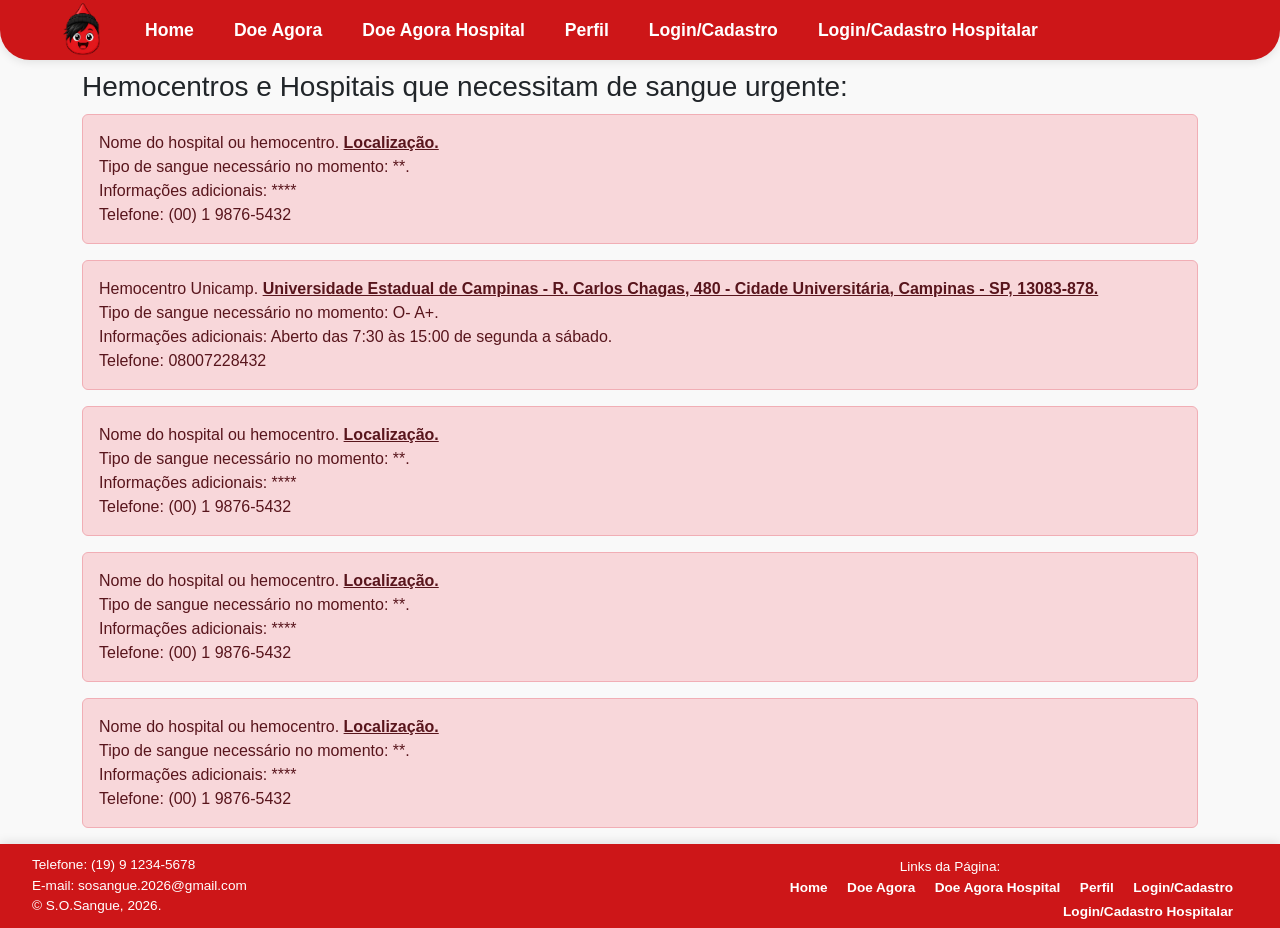
<file: doe_agora_doador.html>
<!DOCTYPE html>
<html lang="pt-br">
<head>
    <link href="https://cdn.jsdelivr.net/npm/bootstrap@5.3.8/dist/css/bootstrap.min.css" rel="stylesheet" integrity="sha384-sRIl4kxILFvY47J16cr9ZwB07vP4J8+LH7qKQnuqkuIAvNWLzeN8tE5YBujZqJLB" crossorigin="anonymous">
    <meta charset="UTF-8">
    <link rel="stylesheet" href="css/style.css">
    <meta name="viewport" content="width=device-width, initial-scale=1.0">
    <title>SOSangue</title>
      <link rel="shortcut icon" href="img/icon2.png" type="image/x-icon">
    

    
</head>
<body>

  <nav>
      <img src="img/icon2.png" alt="Logo do S.O.Sangue" style="height: 60px; margin-left: 20px;">
      <a class="nav-link" href="index.html">Home</a>
      <a class="nav-link" href="doe_agora_doador.html">Doe Agora</a>
      <a class="nav-link" href="doe_agora_receptor.html">Doe Agora Hospital</a>
      <a class="nav-link" href="profile.html">Perfil</a>
      <a class="nav-link" href="login.html">Login/Cadastro</a>
      <a class="nav-link" href="loginHospital.html">Login/Cadastro Hospitalar</a>
  </nav>

  <div class="col-12">
    <div class="container">
      <h3 style=" margin-top: 10px; margin-bottom: 10px;">Hemocentros e Hospitais que necessitam de sangue urgente:</h3>
      <div class="alert alert-danger" role="alert">
        Nome do hospital ou hemocentro. <a href="#" class="alert-link">Localização.</a><br>Tipo de sangue necessário no momento: **.<br>Informações adicionais: ****<br>Telefone: (00) 1 9876-5432
      </div>

        <div class="alert alert-danger" role="alert">
        Hemocentro Unicamp. <a href="https://maps.app.goo.gl/GrVfQFsus9zcfKPs9" class="alert-link">Universidade Estadual de Campinas - R. Carlos Chagas, 480 - Cidade Universitária, Campinas - SP, 13083-878.</a><br>Tipo de sangue necessário no momento: O- A+.<br>Informações adicionais: Aberto das 7:30 às 15:00 de segunda a sábado.<br>Telefone: 08007228432
      </div>

      <div class="alert alert-danger" role="alert">
        Nome do hospital ou hemocentro. <a href="#" class="alert-link">Localização.</a><br>Tipo de sangue necessário no momento: **.<br>Informações adicionais: ****<br>Telefone: (00) 1 9876-5432
      </div>

      <div class="alert alert-danger" role="alert">
        Nome do hospital ou hemocentro. <a href="#" class="alert-link">Localização.</a><br>Tipo de sangue necessário no momento: **.<br>Informações adicionais: ****<br>Telefone: (00) 1 9876-5432
      </div>

      <div class="alert alert-danger" role="alert">
        Nome do hospital ou hemocentro. <a href="#" class="alert-link">Localização.</a><br>Tipo de sangue necessário no momento: **.<br>Informações adicionais: ****<br>Telefone: (00) 1 9876-5432
      </div>
    </div>
  </div>

  <footer>
    <div class="row m-0 align-items-center">
            <div class="col-12 col-md-6 text-center text-md-start mb-1 mb-md-0">
                <p>Telefone: (19) 9 1234-5678</p>
                <p>E-mail: sosangue.2026@gmail.com</p>
                <p>&copy; S.O.Sangue, 2026.</p>
            </div>

            <div class="col-12 col-md-6 text-center text-md-end" style="margin-top: 10px;">
                <h6 style="text-align: center;">Links da Página:</h6>
                <a class="nav-link" href="index.html">Home</a>
                <a class="nav-link" href="doe_agora_doador.html">Doe Agora</a>
                <a class="nav-link" href="doe_agora_receptor.html">Doe Agora Hospital</a>
                <a class="nav-link" href="profile.html">Perfil</a>
                <a class="nav-link" href="login.html">Login/Cadastro</a>
                <a class="nav-link" href="loginHospital.html">Login/Cadastro Hospitalar</a>
            </div>
        </div>
  </footer>


<script src="https://cdn.jsdelivr.net/npm/bootstrap@5.3.8/dist/js/bootstrap.bundle.min.js" integrity="sha384-FKyoEForCGlyvwx9Hj09JcYn3nv7wiPVlz7YYwJrWVcXK/BmnVDxM+D2scQbITxI" crossorigin="anonymous"></script>
</body>
</html>
</file>
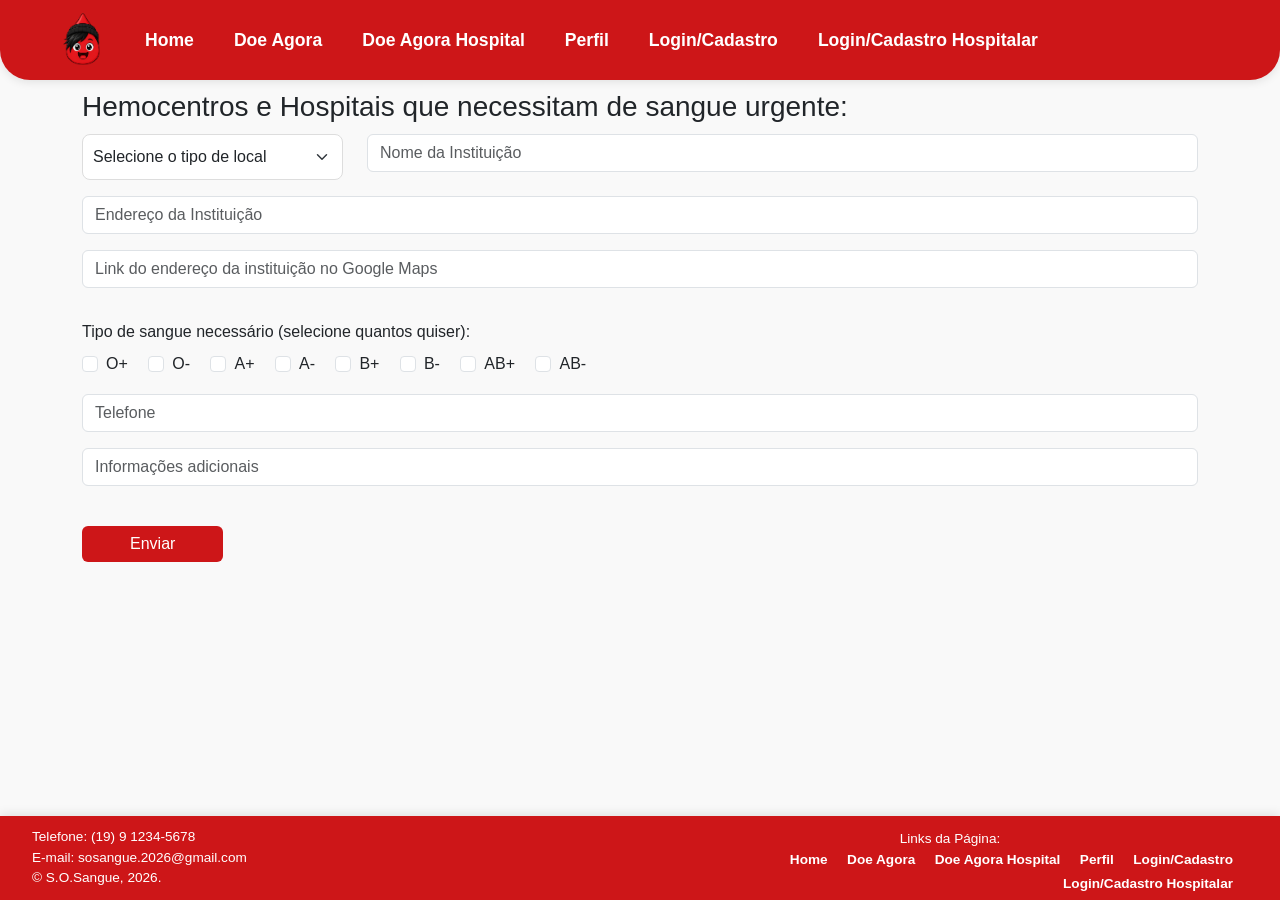
<file: doe_agora_receptor.html>
<!DOCTYPE html>
<html lang="pt-br">
<head>
    <link href="https://cdn.jsdelivr.net/npm/bootstrap@5.3.8/dist/css/bootstrap.min.css" rel="stylesheet" integrity="sha384-sRIl4kxILFvY47J16cr9ZwB07vP4J8+LH7qKQnuqkuIAvNWLzeN8tE5YBujZqJLB" crossorigin="anonymous">
    <meta charset="UTF-8">
    <link rel="stylesheet" href="css/style.css">
    <meta name="viewport" content="width=device-width, initial-scale=1.0">
    <title>SOSangue</title>
    <link rel="shortcut icon" href="img/icon2.png" type="image/x-icon">
   

    
</head>
<body>

  <nav>
      <img src="img/icon2.png" alt="Logo do S.O.Sangue" style="height: 60px; margin-left: 20px;">
      <a class="nav-link" href="index.html">Home</a>
      <a class="nav-link" href="doe_agora_doador.html">Doe Agora</a>
      <a class="nav-link" href="doe_agora_receptor.html">Doe Agora Hospital</a>
      <a class="nav-link" href="profile.html">Perfil</a>
      <a class="nav-link" href="login.html">Login/Cadastro</a>
      <a class="nav-link" href="loginHospital.html">Login/Cadastro Hospitalar</a>
  </nav>

  <div class="container">
    <h3 style=" margin-top: 10px; margin-bottom: 10px;">Hemocentros e Hospitais que necessitam de sangue urgente:</h3>
      
    <div class="row">
      <div class="col-md-3 col-sm-12">
        <div class="input-group mb-3">
          <select class="form-select" id="inputGroupSelect01">
            <option selected>Selecione o tipo de local</option>
            <option value="hospital">Hospital</option>
            <option value="hemocentro">Hemocentro</option>
          </select>
        </div>
      </div>

      <div class="col-md-9 col-ms-12">
        <div class="input-group mb-3">
          <input type="text" class="form-control" placeholder="Nome da Instituição" aria-label="Username" aria-describedby="basic-addon1">
        </div>
      </div>

      <div class="col-md-12 col-ms-12">
        <div class="input-group mb-3">
          <input type="text" class="form-control" placeholder="Endereço da Instituição" aria-label="Username" aria-describedby="basic-addon1">
        </div>
      </div>

      <div class="col-md-12 col-ms-12">
        <div class="input-group mb-3">
          <input type="text" class="form-control" placeholder="Link do endereço da instituição no Google Maps" aria-label="Username" aria-describedby="basic-addon1">
        </div>
      </div>

      <!--Tipo de Sangue-->
      <div class="col-12 mt-3" style="border: 10px;">
        <lable class="form-label d-block">Tipo de sangue necessário (selecione quantos quiser):</lable>
        <!--form-check-inline : aparece um do lado do outro-->
        <div class="form-check form-check-inline">
          <input type="checkbox" name="tipo_sanguineo" id="O+" class="form-check-input">
          <label for="aluno" class="form-check-label">O+</label>
        </div>

        <div class="form-check form-check-inline">
          <input type="checkbox" name="tipo_sanguineo" id="O-" class="form-check-input">
          <label for="professor" class="form-check-label">O-</label>
        </div>

        <div class="form-check form-check-inline">
          <input type="checkbox" name="tipo_sanguineo" id="A+" class="form-check-input">
          <label for="professor" class="form-check-label">A+</label>
        </div>

        <div class="form-check form-check-inline">
          <input type="checkbox" name="tipo_sanguineo" id="A-" class="form-check-input">
          <label for="professor" class="form-check-label">A-</label>
        </div>

        <div class="form-check form-check-inline">
          <input type="checkbox" name="tipo_sanguineo" id="B+" class="form-check-input">
          <label for="professor" class="form-check-label">B+</label>
        </div>

        <div class="form-check form-check-inline">
          <input type="checkbox" name="tipo_sanguineo" id="B-" class="form-check-input">
          <label for="B-" class="form-check-label">B-</label>
        </div>

        <div class="form-check form-check-inline">
          <input type="checkbox" name="tipo_sanguineo" id="AB+" class="form-check-input">
          <label for="AB+" class="form-check-label">AB+</label>
        </div>

        <div class="form-check form-check-inline">
          <input type="checkbox" name="tipo_sanguineo" id="AB-" class="form-check-input">
          <label for="AB-" class="form-check-label">AB-</label>
        </div>



      </div>
      <!---->

      <div class="col-md-12 col-ms-12">
        <div class="input-group mt-3 mb-3">
          <input type="text" class="form-control" placeholder="Telefone" aria-label="Telefone" aria-describedby="basic-addon1">
        </div>
      </div>

      <div class="col-md-12 col-ms-12">
        <div class="input-group mb-3">
          <input type="text" class="form-control" placeholder="Informações adicionais" aria-label="Informações adicionais" aria-describedby="basic-addon1">
        </div>
      </div>

      <div class="col-12 mt-4 d-flex d-md-block">
                        <button class="btn btn-primary px-5" type="submit"
                            style="background-color: #CD1618; border: none; margin-bottom: 15px;">
                            Enviar
                        </button>
                    </div>

    </div>
  </div>

  <footer>
    <div class="row m-0 align-items-center">
      <div class="col-12 col-md-6 text-center text-md-start mb-1 mb-md-0">
        <p>Telefone: (19) 9 1234-5678</p>
        <p>E-mail: sosangue.2026@gmail.com</p>
        <p>&copy; S.O.Sangue, 2026.</p>
      </div>

      <div class="col-12 col-md-6 text-center text-md-end" style="margin-top: 10px;">
        <h6 style="text-align: center;">Links da Página:</h6>
        <a class="nav-link" href="index.html">Home</a>
        <a class="nav-link" href="doe_agora_doador.html">Doe Agora</a>
        <a class="nav-link" href="doe_agora_receptor.html">Doe Agora Hospital</a>
        <a class="nav-link" href="profile.html">Perfil</a>
        <a class="nav-link" href="login.html">Login/Cadastro</a>
        <a class="nav-link" href="loginHospital.html">Login/Cadastro Hospitalar</a>
      </div>
    </div>
  </footer>


<script src="https://cdn.jsdelivr.net/npm/bootstrap@5.3.8/dist/js/bootstrap.bundle.min.js" integrity="sha384-FKyoEForCGlyvwx9Hj09JcYn3nv7wiPVlz7YYwJrWVcXK/BmnVDxM+D2scQbITxI" crossorigin="anonymous"></script>
</body>
</html>
</file>
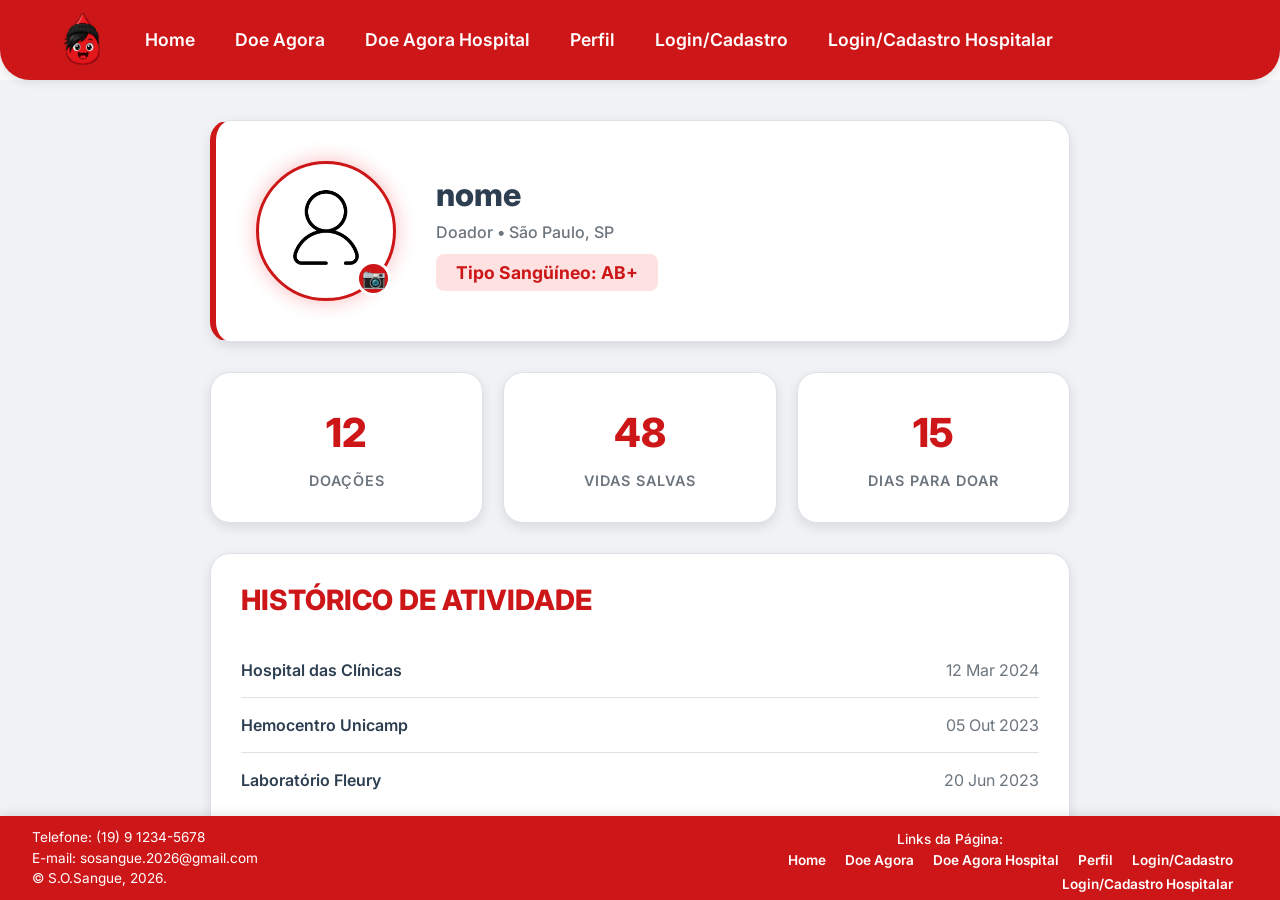
<file: profile.html>
<!DOCTYPE html>
<html lang="pt-br">

<head>
    <meta charset="UTF-8">
    <meta name="viewport" content="width=device-width, initial-scale=1.0">
    <title>S.O.Sangue | Meu Perfil</title>
    <link rel="shortcut icon" href="img/icon2.png" type="image/x-icon">
    <link href="https://fonts.googleapis.com/css2?family=Inter:wght@400;600;700;800&display=swap" rel="stylesheet">
    <link href="https://cdn.jsdelivr.net/npm/bootstrap@5.3.3/dist/css/bootstrap.min.css" rel="stylesheet">
    <link rel="stylesheet" href="css/style.css">
    <style>
        :root {
            --bg-dark: #f0f2f5;
            --bg-card: #ffffff;
            --bg-input: #ffffff;
            --text-muted: #6c757d;
            --border: #dee2e6;
        }

        .profile-container {
            max-width: 900px;
            margin: 40px auto;
            padding: 0 20px;
        }

        .profile-header {
            background: var(--bg-card);
            padding: 40px;
            border-radius: 20px;
            box-shadow: var(--shadow);
            display: flex;
            align-items: center;
            gap: 40px;
            margin-bottom: 30px;
            border: 1px solid var(--border);
            border-left: 6px solid var(--primary);
        }

        .avatar-wrapper {
            position: relative;
            width: 140px;
            height: 140px;
        }

        .avatar {
            width: 100%;
            height: 100%;
            background: var(--bg-input);
            border-radius: 50%;
            object-fit: cover;
            border: 3px solid var(--primary);
            box-shadow: 0 0 20px rgba(237, 28, 36, 0.3);
        }

        .upload-btn {
            position: absolute;
            bottom: 5px;
            right: 5px;
            background: var(--primary);
            color: white;
            width: 35px;
            height: 35px;
            border-radius: 50%;
            display: flex;
            align-items: center;
            justify-content: center;
            cursor: pointer;
            border: 3px solid var(--bg-card);
            transition: transform 0.2s;
        }

        .upload-btn:hover {
            transform: scale(1.1);
        }

        .profile-info h2 {
            font-size: 2rem;
            font-weight: 800;
            margin-bottom: 5px;
            color: var(--secondary);
        }

        .profile-info p {
            color: var(--text-muted);
            font-weight: 500;
        }

        .stat-card {
            background: var(--bg-card);
            padding: 30px 20px;
            border-radius: 20px;
            text-align: center;
            box-shadow: var(--shadow);
            border: 1px solid var(--border);
            transition: transform 0.3s;
        }

        .stat-card:hover {
            transform: translateY(-5px);
            border-color: var(--primary);
        }

        .stat-card .value {
            font-size: 2.5rem;
            font-weight: 800;
            color: var(--primary);
            display: block;
            margin-bottom: 5px;
        }

        .stat-card .label {
            font-size: 0.9rem;
            font-weight: 600;
            color: var(--text-muted);
            text-transform: uppercase;
            letter-spacing: 1px;
        }

        .history-card {
            background: var(--bg-card);
            padding: 30px;
            border-radius: 20px;
            box-shadow: var(--shadow);
            border: 1px solid var(--border);
        }

        .history-card h3 {
            font-weight: 800;
            margin-bottom: 25px;
            color: var(--primary);
            text-transform: uppercase;
        }

        .history-item {
            display: flex;
            justify-content: space-between;
            padding: 15px 0;
            border-bottom: 1px solid var(--border);
        }

        .history-item:last-child {
            border-bottom: none;
        }

        .history-item span:first-child {
            font-weight: 600;
            color: var(--secondary);
        }

        .history-item span:last-child {
            color: var(--text-muted);
        }

        #file-input {
            display: none;
        }
    </style>
</head>

<body>

    <nav>
        <img src="img/icon2.png" alt="Logo do S.O.Sangue" style="height: 60px; margin-left: 20px;">
        <a class="nav-link" href="index.html">Home</a>
        <a class="nav-link" href="doe_agora_doador.html">Doe Agora</a>
        <a class="nav-link" href="doe_agora_receptor.html">Doe Agora Hospital</a>
        <a class="nav-link" href="profile.html">Perfil</a>
        <a class="nav-link" href="login.html">Login/Cadastro</a>
        <a class="nav-link" href="loginHospital.html">Login/Cadastro Hospitalar</a>
    </nav>

    <main class="content" style="overflow-y: auto; flex: 1; background: var(--bg-dark); width: 100%;">
        <div class="profile-container">
            <div class="profile-header">
                <div class="avatar-wrapper">
                    <img src="img/perfil.png" alt="Avatar" class="avatar" id="profile-img">
                    <label for="file-input" class="upload-btn">
                        <span style="font-size: 1.2rem;">📷</span>
                    </label>
                    <input type="file" id="file-input" accept="image/*">
                </div>
                <div class="profile-info">
                    <h2>nome</h2>
                    <p>Doador • São Paulo, SP</p>
                    <div style="margin-top: 15px;">
                        <span class="tag urgent" style="font-size: 1.1rem; padding: 8px 20px;">Tipo Sangüíneo:
                            AB+</span>
                    </div>
                </div>
            </div>

            <div style="display: flex; gap: 20px; margin-bottom: 30px;">
                <div class="stat-card" style="flex: 1;">
                    <span class="value">12</span>
                    <span class="label">Doações</span>
                </div>
                <div class="stat-card" style="flex: 1;">
                    <span class="value">48</span>
                    <span class="label">Vidas Salvas</span>
                </div>
                <div class="stat-card" style="flex: 1;">
                    <span class="value">15</span>
                    <span class="label">Dias para Doar</span>
                </div>
            </div>

            <div class="history-card">
                <h3>Histórico de Atividade</h3>
                <div class="history-item">
                    <span>Hospital das Clínicas</span>
                    <span>12 Mar 2024</span>
                </div>
                <div class="history-item">
                    <span>Hemocentro Unicamp</span>
                    <span>05 Out 2023</span>
                </div>
                <div class="history-item">
                    <span>Laboratório Fleury</span>
                    <span>20 Jun 2023</span>
                </div>
            </div>
            <div class="history-card" style="margin-top: 30px; margin-bottom: 30px;">
                <h3 style="color: var(--primary);">Editar Perfil</h3>
                <form class="row g-3" id="edit-profile-form">
                    <div class="col-md-6">
                        <label class="form-label" style="color: var(--secondary); font-weight: 600;">CPF:</label>
                        <input type="text" class="form-control" placeholder="123.456.789-00"
                            style="background: var(--bg-input); color: var(--secondary); border: 1px solid var(--border);">
                    </div>
                    <div class="col-md-6">
                        <label class="form-label" style="color: var(--secondary); font-weight: 600;">Telefone
                            Celular:</label>
                        <input type="text" class="form-control" placeholder="(11) 98765-4321"
                            style="background: var(--bg-input); color: var(--secondary); border: 1px solid var(--border);">
                    </div>
                    <div class="col-md-6">
                        <label class="form-label" style="color: var(--secondary); font-weight: 600;">Data de
                            Nascimento:</label>
                        <input type="date" class="form-control"
                            style="background: var(--bg-input); color: var(--secondary); border: 1px solid var(--border);">
                    </div>
                    <div class="col-md-6">
                        <label class="form-label" style="color: var(--secondary); font-weight: 600;">Tipo
                            Sanguíneo:</label>
                        <select class="form-select"
                            style="background: var(--bg-input); color: var(--secondary); border: 1px solid var(--border);">
                            <option value="A+">A+</option>
                            <option value="A-">A-</option>
                            <option value="B+">B+</option>
                            <option value="B-">B-</option>
                            <option value="AB+" selected>AB+</option>
                            <option value="AB-">AB-</option>
                            <option value="O+">O+</option>
                            <option value="O-">O-</option>
                        </select>
                    </div>
                    <div class="col-12">
                        <label class="form-label" style="color: var(--secondary); font-weight: 600;">Endereço Completo:</label>
                        <input type="text" class="form-control" placeholder="Rua, Número, Bairro, Cidade - UF"
                            style="background: var(--bg-input); color: var(--secondary); border: 1px solid var(--border);">
                    </div>
                    <div class="col-md-6">
                        <label class="form-label" style="color: var(--secondary); font-weight: 600;">Contato de Emergência:</label>
                        <input type="text" class="form-control" placeholder="(11) 91234-5678"
                            style="background: var(--bg-input); color: var(--secondary); border: 1px solid var(--border);">
                    </div>
                    <div class="col-md-6">
                        <label class="form-label" style="color: var(--secondary); font-weight: 600;">Senha:</label>
                        <input type="password" class="form-control" placeholder="********"
                            style="background: var(--bg-input); color: var(--secondary); border: 1px solid var(--border);">
                    </div>
                    <div class="col-12 mt-4 text-end">
                        <button type="button" class="btn px-4 py-2" onclick="alert('Dados atualizados com sucesso!')"
                            style="background-color: var(--primary); color: white; border: none; font-weight: bold; border-radius: 8px; transition: transform 0.2s;">Salvar
                            Alterações</button>
                    </div>
                </form>
            </div>

        </div>
    </main>

    <footer>
        <div class="row m-0 align-items-center">
        <div class="col-12 col-md-6 text-center text-md-start mb-1 mb-md-0">
                <p>Telefone: (19) 9 1234-5678</p>
                <p>E-mail: sosangue.2026@gmail.com</p>
                <p>&copy; S.O.Sangue, 2026.</p>
        </div>

        <div class="col-12 col-md-6 text-center text-md-end" style="margin-top: 10px;">
                <h6 style="text-align: center;">Links da Página:</h6>
                <a class="nav-link" href="index.html">Home</a>
                <a class="nav-link" href="doe_agora_doador.html">Doe Agora</a>
                <a class="nav-link" href="doe_agora_receptor.html">Doe Agora Hospital</a>
                <a class="nav-link" href="profile.html">Perfil</a>
                <a class="nav-link" href="login.html">Login/Cadastro</a>
                <a class="nav-link" href="loginHospital.html">Login/Cadastro Hospitalar</a>
        </div>
        </div>
  </footer>

    <script>
        document.getElementById('file-input').addEventListener('change', function (e) {
            const file = e.target.files[0];
            if (file) {
                const reader = new FileReader();
                reader.onload = function (event) {
                    document.getElementById('profile-img').src = event.target.result;
                };
                reader.readAsDataURL(file);
            }
        });
    </script>
</body>

</html>
</file>
<file: css/style.css>
:root {
    --primary: #CD1618;
    --primary-dark: #b71c1c;
    --secondary: #2c3e50;
    --bg-light: #F9F9F9;
    --white: #ffffff;
    --radius: 12px;
    --shadow: 0 4px 12px rgba(0, 0, 0, 0.1);
}

* {
    margin: 0;
    padding: 0;
    box-sizing: border-box;
}

body {
    font-family: 'Inter', sans-serif;
    background-color: var(--bg-light);
    height: 100vh;
    display: flex;
    flex-direction: column;
    overflow: hidden;
}

nav {
    background-color: var(--primary);
    color: var(--white);
    height: 80px;
    border-radius: 0 0 30px 30px;
    display: flex;
    align-items: center;
    padding: 0 40px;
    gap: 40px;
    z-index: 1000;
    box-shadow: 0 2px 10px rgba(0, 0, 0, 0.1);
}

.nav-link {
    color: var(--white);
    text-decoration: none;
    font-weight: 600;
    font-size: 1.1rem;
    transition: opacity 0.2s;
}

.nav-link:hover {
    opacity: 0.8;
    color: var(--white);
}

footer {
    background-color: var(--primary);
    color: var(--white);
    padding: 5px 20px;
    margin-top: auto;
    z-index: 1000;
    position: relative;
    box-shadow: 0 -2px 10px rgba(0, 0, 0, 0.1);
}

footer h6,
footer p,
footer a.nav-link {
    color: var(--white) !important;
}

footer p,
footer h6 {
    margin-bottom: 0px;
    font-size: 0.85rem;
}

footer a.nav-link {
    padding: 0;
    font-size: 0.85rem;
    display: inline-block;
    margin-right: 15px;
}

footer a.nav-link:hover {
    opacity: 0.8;
}

.main-wrapper {
    flex: 1;
    overflow: hidden;
}

#map {
    width: 100%;
    height: 100%;
    z-index: 1;
}

.sidebar-right {
    background: white;
    box-shadow: -2px 0 10px rgba(0, 0, 0, 0.05);
    z-index: 10;
    overflow-y: auto;
}

.info-overlay {
    position: absolute;
    bottom: 20px;
    left: 20px;
    z-index: 900;
    transform: translateY(200%);
    transition: transform 0.4s cubic-bezier(0.4, 0, 0.2, 1);
}

.info-card {
    width: 320px;
    background-color: var(--white);
    padding: 24px;
    border-radius: var(--radius);
    box-shadow: 0 8px 30px rgba(0, 0, 0, 0.15);
    border-top: 5px solid var(--primary);
}

.info-card h3 {
    font-size: 1.2rem;
    font-weight: 700;
    color: var(--secondary);
    margin-bottom: 8px;
}

.distance {
    font-size: 0.9rem;
    color: #666;
    margin-bottom: 16px;
}

.blood-needs {
    display: flex;
    flex-wrap: wrap;
    gap: 8px;
    margin-bottom: 20px;
}

.tag {
    background-color: #f0f0f0;
    padding: 6px 10px;
    border-radius: 8px;
    font-size: 0.85rem;
    font-weight: 700;
}

.tag.urgent {
    background-color: #fee2e2;
    color: var(--primary);
}

.btn-outline {
    width: 100%;
    padding: 12px;
    background: none;
    border: 2px solid var(--primary);
    color: var(--primary);
    border-radius: 8px;
    font-weight: 700;
    cursor: pointer;
    transition: all 0.2s;
}

.btn-outline:hover {
    background-color: var(--primary);
    color: white;
}

/* Accordion Customization */
.accordion-item {
    border: none;
    margin-bottom: 10px;
    border-radius: 12px !important;
    overflow: hidden;
    box-shadow: 0 2px 5px rgba(0, 0, 0, 0.05);
}

.accordion-button {
    font-weight: 600;
    color: var(--secondary);
}

.accordion-button:not(.collapsed) {
    background-color: #fdf2f2;
    color: var(--primary);
}

.accordion-button:focus {
    box-shadow: none;
    border-color: rgba(205, 22, 24, 0.1);
}

.form-select {
    border-radius: 8px;
    border: 1px solid #ddd;
    padding: 10px;
}

.form-select:focus {
    border-color: var(--primary);
    box-shadow: 0 0 0 0.25rem rgba(205, 22, 24, 0.1);
}

/* Scrollbar */
.sidebar-right::-webkit-scrollbar {
    width: 6px;
}

.sidebar-right::-webkit-scrollbar-track {
    background: #f1f1f1;
}

.sidebar-right::-webkit-scrollbar-thumb {
    background: #ccc;
    border-radius: 10px;
}

.sidebar-right::-webkit-scrollbar-thumb:hover {
    background: #999;
}

@media (max-width: 768px) {
    body {
        overflow-y: auto;
        height: auto;
    }

    .main-wrapper,
    .row {
        height: auto;
    }

    #map {
        height: 400px;
    }

    nav {
        flex-direction: column;
        height: auto;
        padding: 15px;
        gap: 15px;
        border-radius: 0 0 15px 15px;
        text-align: center;
    }

    nav img {
        margin: 0 auto !important;
    }

    footer {
        padding: 5px 10px;
    }
}
</file>
